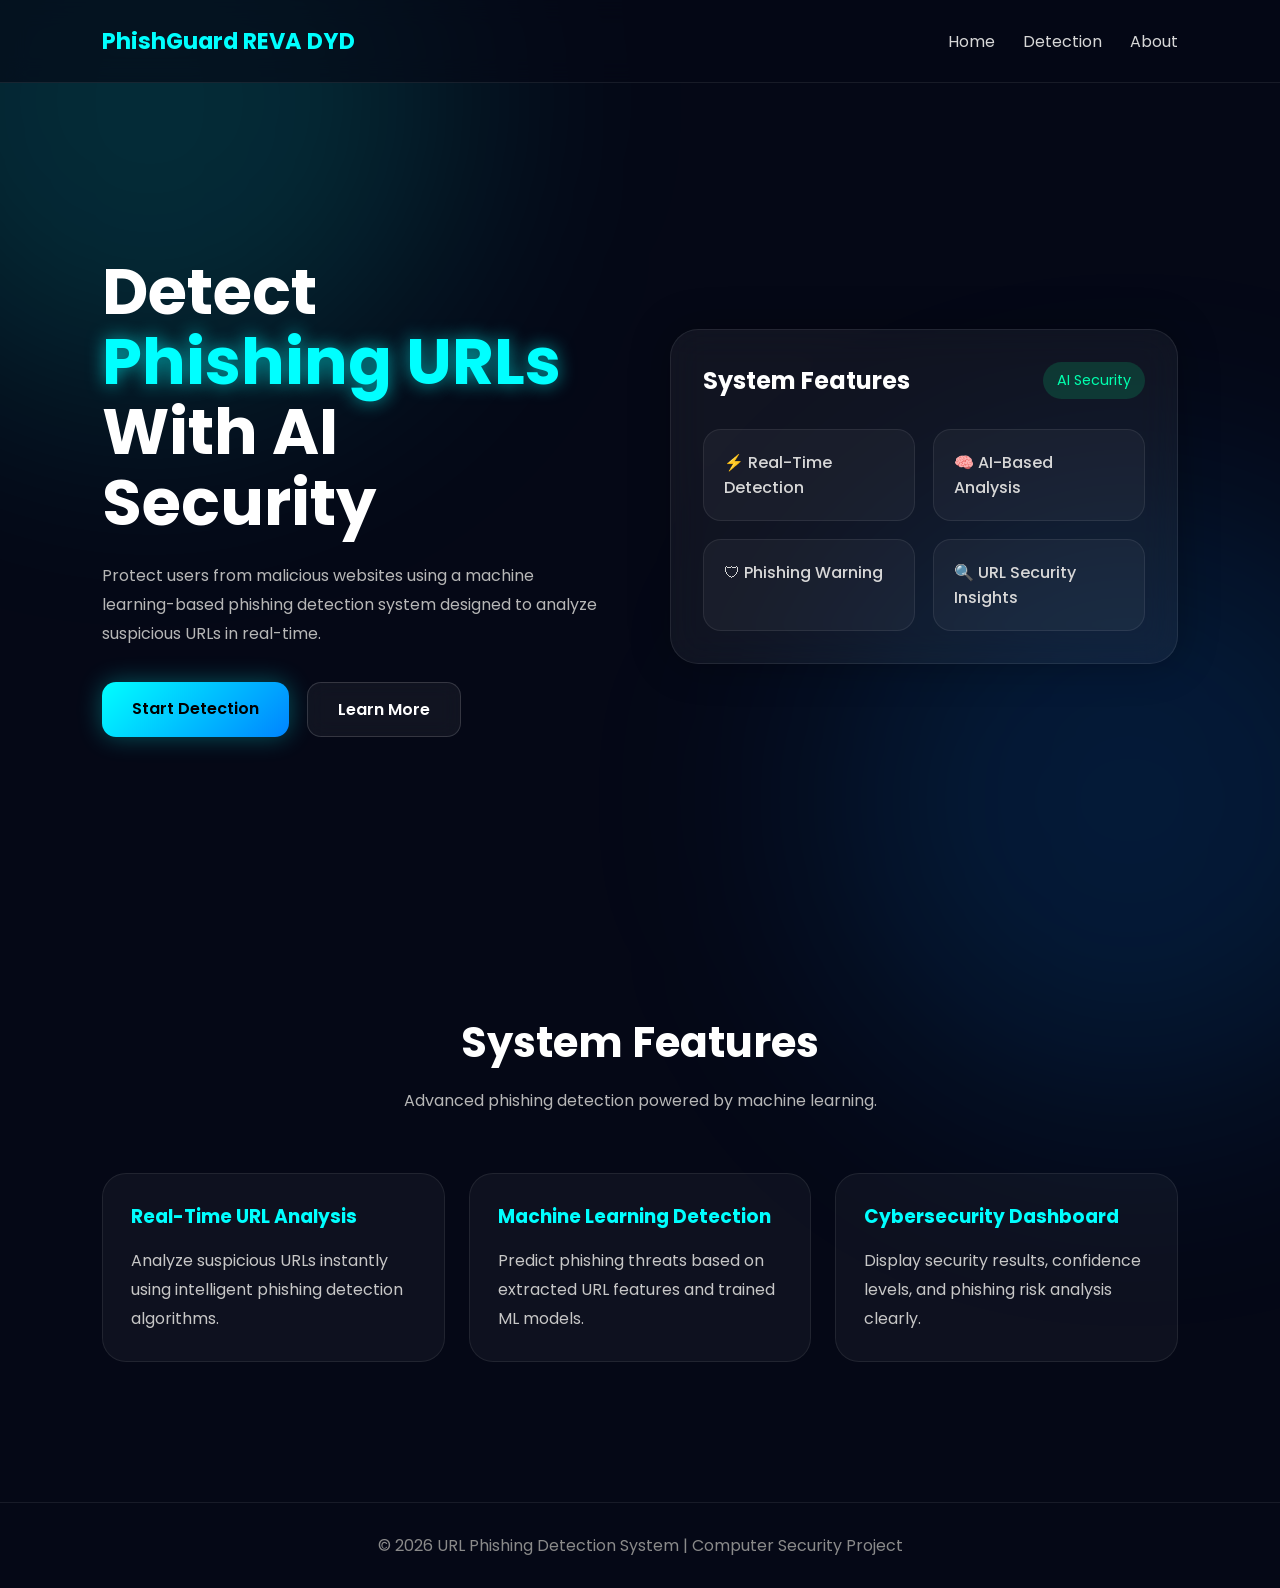
<file: frontend/html/index.html>
<!DOCTYPE html>
<html lang="en">
<head>
  <meta charset="UTF-8" />
  <meta name="viewport" content="width=device-width, initial-scale=1.0" />
  <title>URL Phishing Detection System</title>

  <link rel="preconnect" href="https://fonts.googleapis.com">
  <link rel="preconnect" href="https://fonts.gstatic.com" crossorigin>

  <link href="https://fonts.googleapis.com/css2?family=Poppins:wght@300;400;500;600;700&display=swap" rel="stylesheet">

  <link rel="stylesheet" href="../css/style.css">
</head>

<body>

  <div class="background-glow glow-1"></div>
  <div class="background-glow glow-2"></div>

  <nav>
    <div class="logo">PhishGuard REVA DYD</div>

    <div class="nav-links">
      <a href="index.html">Home</a>
      <a href="detection.html">Detection</a>
      <a href="about.html">About</a>
    </div>
  </nav>

  <section class="hero">

    <div class="hero-container">

      <div class="hero-text">
        <h1>
          Detect <span>Phishing URLs</span><br>
          With AI Security
        </h1>

        <p>
          Protect users from malicious websites using a machine learning-based phishing detection system designed to analyze suspicious URLs in real-time.
        </p>

        <div class="buttons">
          <a href="detection.html" class="btn-primary">
            Start Detection
          </a>

          <a href="about.html" class="btn-secondary">
            Learn More
          </a>
        </div>
      </div>

      <div class="hero-card">

    <div class="scan-header">

        <h2>System Features</h2>

        <div class="status">
            AI Security
        </div>

    </div>

    <div class="simple-features">

        <div class="simple-feature">
            ⚡ Real-Time Detection
        </div>

        <div class="simple-feature">
            🧠 AI-Based Analysis
        </div>

        <div class="simple-feature">
            🛡 Phishing Warning
        </div>

        <div class="simple-feature">
            🔍 URL Security Insights
        </div>

    </div>

</div>

  </section>

  <section class="features">

    <div class="section-title">
      <h2>System Features</h2>
      <p>Advanced phishing detection powered by machine learning.</p>
    </div>

    <div class="feature-grid">

      <div class="feature-box">
        <h3>Real-Time URL Analysis</h3>
        <p>
          Analyze suspicious URLs instantly using intelligent phishing detection algorithms.
        </p>
      </div>

      <div class="feature-box">
        <h3>Machine Learning Detection</h3>
        <p>
          Predict phishing threats based on extracted URL features and trained ML models.
        </p>
      </div>

      <div class="feature-box">
        <h3>Cybersecurity Dashboard</h3>
        <p>
          Display security results, confidence levels, and phishing risk analysis clearly.
        </p>
      </div>

    </div>

  </section>

  <footer>
    © 2026 URL Phishing Detection System | Computer Security Project
  </footer>

  <script src="../js/script.js"></script>

</body>
</html>
</file>
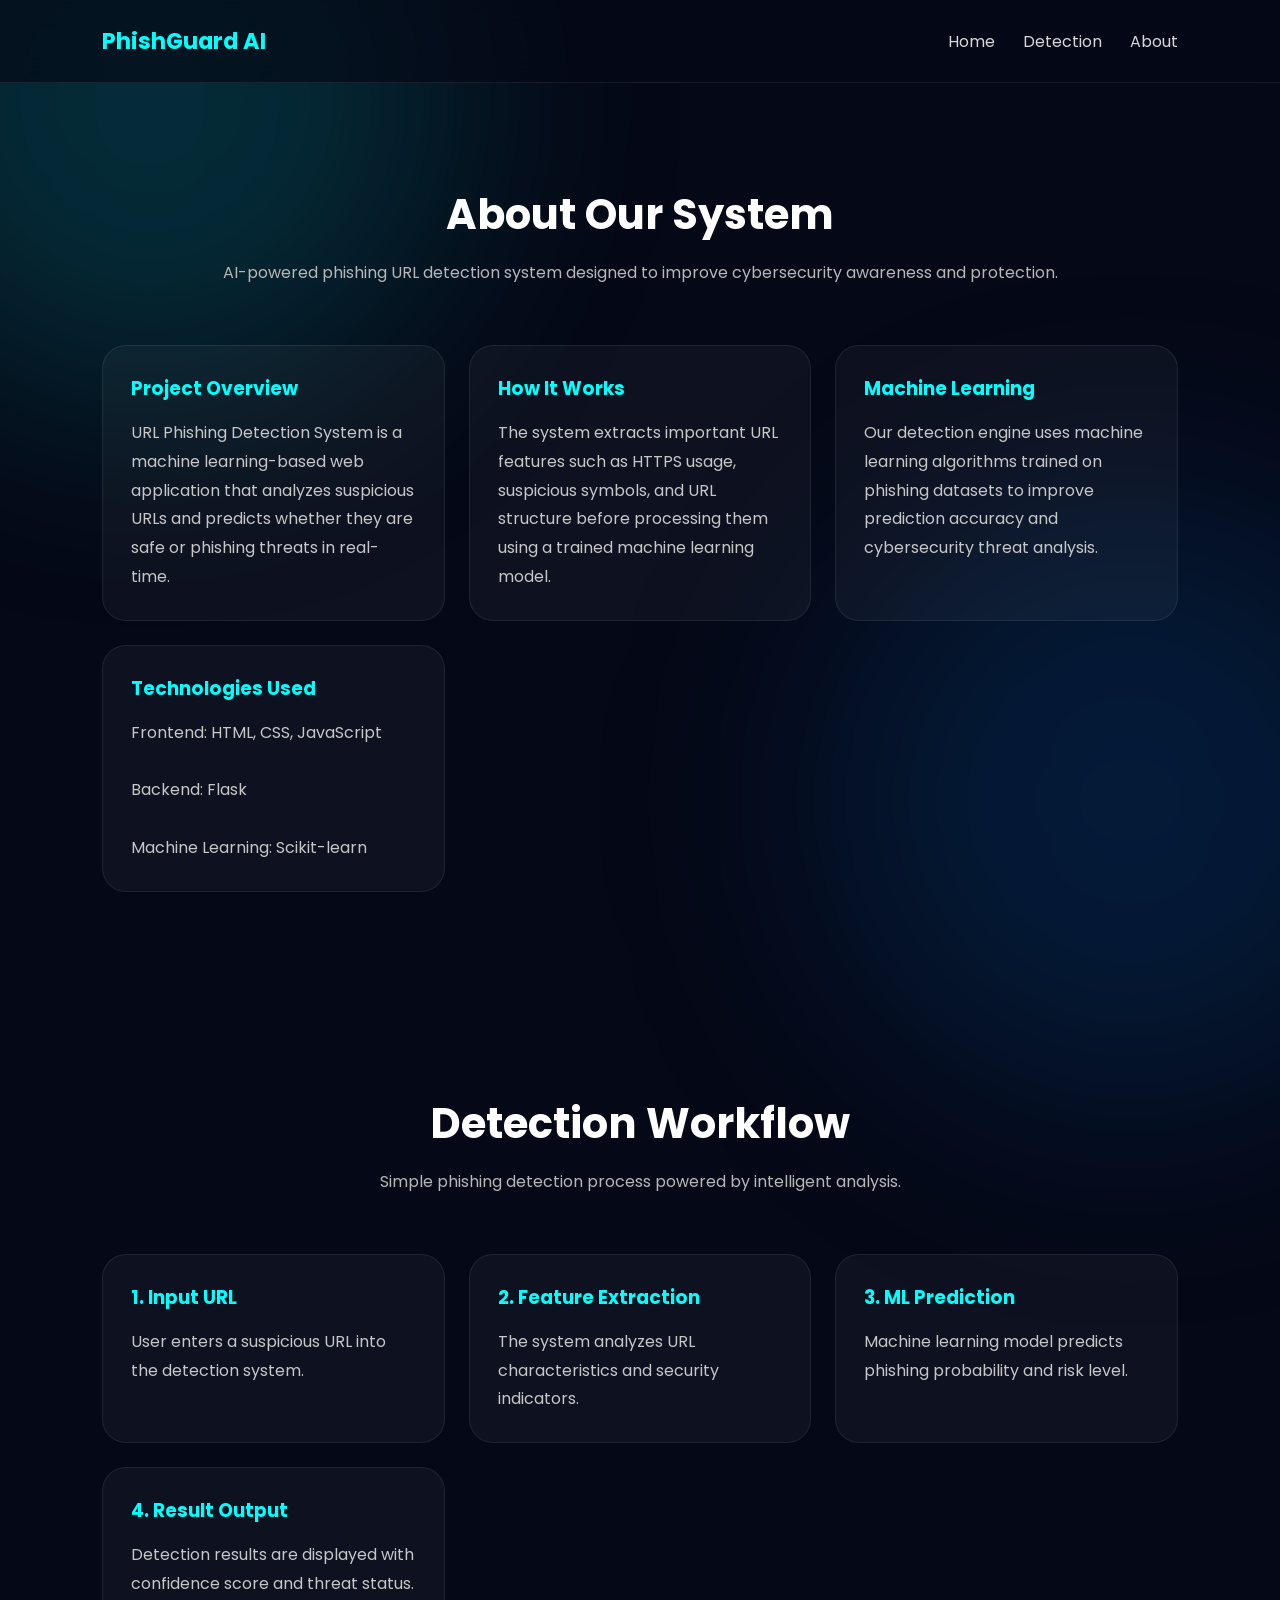
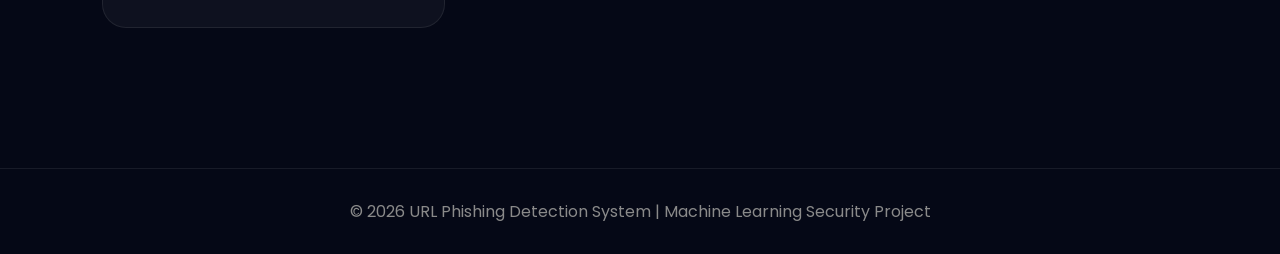
<file: frontend/html/about.html>
<!DOCTYPE html>
<html lang="en">
<head>
    <meta charset="UTF-8">
    <meta name="viewport" content="width=device-width, initial-scale=1.0">

    <title>About System</title>

    <link rel="stylesheet" href="../css/style.css">

    <link rel="preconnect" href="https://fonts.googleapis.com">
    <link rel="preconnect" href="https://fonts.gstatic.com" crossorigin>

    <link href="https://fonts.googleapis.com/css2?family=Poppins:wght@300;400;500;600;700&display=swap" rel="stylesheet">
</head>

<body>

    <div class="background-glow glow-1"></div>
    <div class="background-glow glow-2"></div>

    <nav>

        <div class="logo">
            PhishGuard AI
        </div>

        <div class="nav-links">
            <a href="index.html">Home</a>
            <a href="detection.html">Detection</a>
            <a href="about.html">About</a>
        </div>

    </nav>

    <section class="features">

        <div class="section-title">
            <h2>About Our System</h2>

            <p>
                AI-powered phishing URL detection system designed to improve cybersecurity awareness and protection.
            </p>
        </div>

        <div class="feature-grid">

            <div class="feature-box">

                <h3>Project Overview</h3>

                <p>
                    URL Phishing Detection System is a machine learning-based web application that analyzes suspicious URLs and predicts whether they are safe or phishing threats in real-time.
                </p>

            </div>

            <div class="feature-box">

                <h3>How It Works</h3>

                <p>
                    The system extracts important URL features such as HTTPS usage, suspicious symbols, and URL structure before processing them using a trained machine learning model.
                </p>

            </div>

            <div class="feature-box">

                <h3>Machine Learning</h3>

                <p>
                    Our detection engine uses machine learning algorithms trained on phishing datasets to improve prediction accuracy and cybersecurity threat analysis.
                </p>

            </div>

            <div class="feature-box">

                <h3>Technologies Used</h3>

                <p>
                    Frontend: HTML, CSS, JavaScript<br><br>
                    Backend: Flask<br><br>
                    Machine Learning: Scikit-learn
                </p>

            </div>

        </div>

    </section>

    <section class="features">

        <div class="section-title">
            <h2>Detection Workflow</h2>

            <p>
                Simple phishing detection process powered by intelligent analysis.
            </p>
        </div>

        <div class="feature-grid">

            <div class="feature-box">
                <h3>1. Input URL</h3>

                <p>
                    User enters a suspicious URL into the detection system.
                </p>
            </div>

            <div class="feature-box">
                <h3>2. Feature Extraction</h3>

                <p>
                    The system analyzes URL characteristics and security indicators.
                </p>
            </div>

            <div class="feature-box">
                <h3>3. ML Prediction</h3>

                <p>
                    Machine learning model predicts phishing probability and risk level.
                </p>
            </div>

            <div class="feature-box">
                <h3>4. Result Output</h3>

                <p>
                    Detection results are displayed with confidence score and threat status.
                </p>
            </div>

        </div>

    </section>

    <footer>
        © 2026 URL Phishing Detection System | Machine Learning Security Project
    </footer>

</body>
</html>
</file>
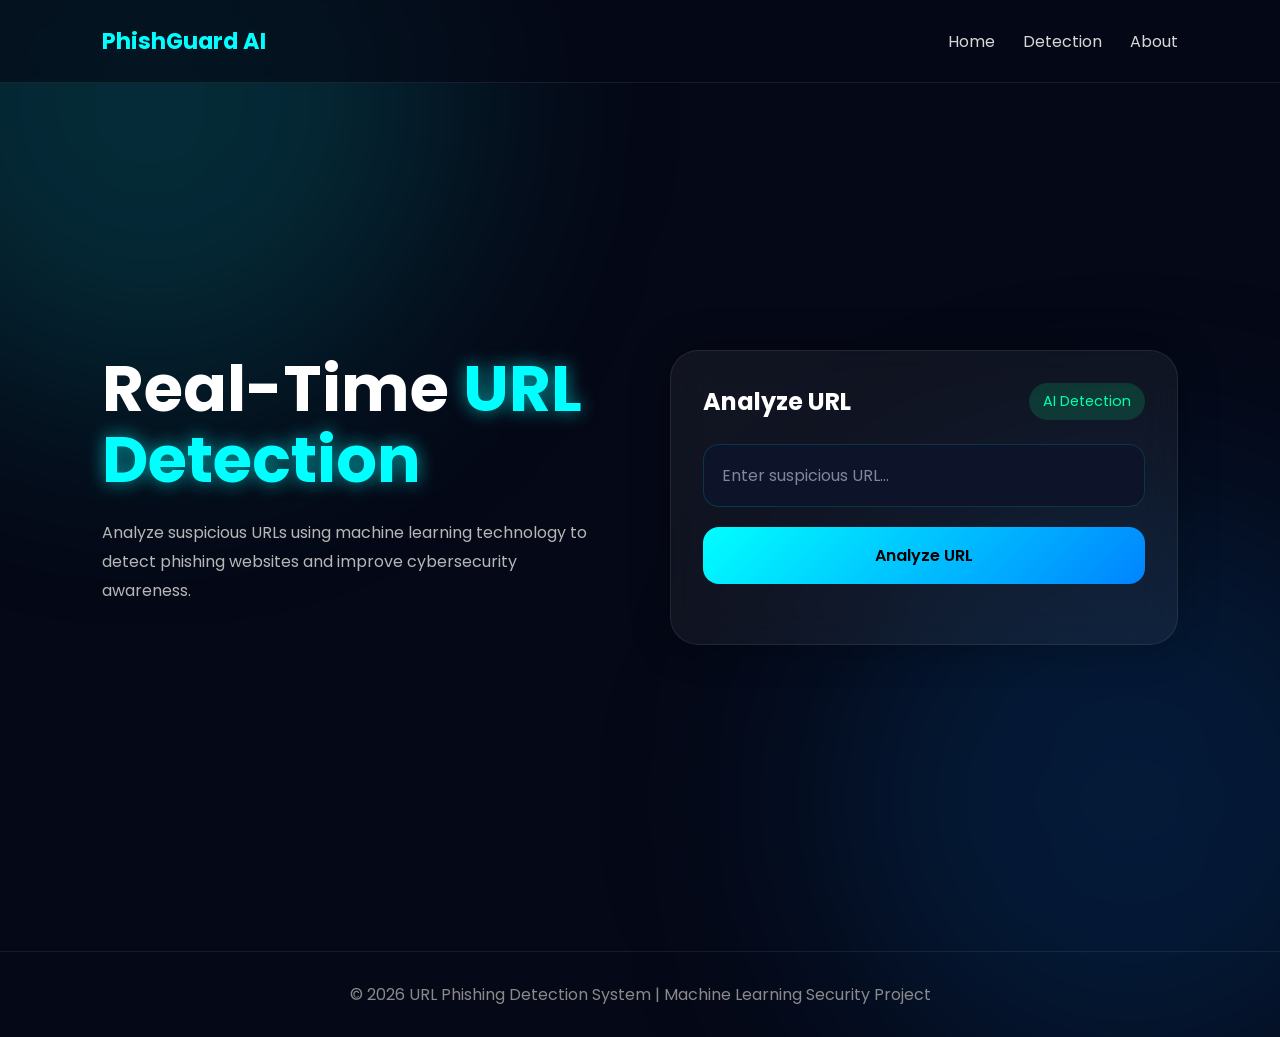
<file: frontend/html/detection.html>
<!DOCTYPE html>
<html lang="en">

<head>
    <meta charset="UTF-8">
    <meta name="viewport" content="width=device-width, initial-scale=1.0">

    <title>URL Detection</title>

    <link rel="stylesheet" href="../css/style.css">

    <link rel="preconnect" href="https://fonts.googleapis.com">
    <link rel="preconnect" href="https://fonts.gstatic.com" crossorigin>

    <link href="https://fonts.googleapis.com/css2?family=Poppins:wght@300;400;500;600;700&display=swap"
        rel="stylesheet">
</head>

<body>

    <div class="background-glow glow-1"></div>
    <div class="background-glow glow-2"></div>

    <nav>

        <div class="logo">
            PhishGuard AI
        </div>

        <div class="nav-links">
            <a href="index.html">Home</a>
            <a href="detection.html">Detection</a>
            <a href="about.html">About</a>
        </div>

    </nav>

    <section class="hero">

        <div class="hero-container">

            <div class="hero-text">

                <h1>
                    Real-Time <span>URL Detection</span>
                </h1>

                <p>
                    Analyze suspicious URLs using machine learning technology to detect phishing websites and improve cybersecurity awareness.
                </p>

            </div>

            <div class="hero-card">

                <div class="scan-header">
                    <h2>Analyze URL</h2>
                    <div class="status">AI Detection</div>
                </div>

                <input
                    type="text"
                    placeholder="Enter suspicious URL..."
                    class="url-input"
                    id="urlInput"
                >

                <button class="detect-btn" id="detectButton">
                    Analyze URL
                </button>

                <!-- Loading -->

                <div class="loading-box hidden" id="loadingBox">

                    <div class="loading-spinner"></div>

                    <p>
                        Analyzing URL...
                    </p>

                </div>

                <!-- Result -->

                <div class="scan-result hidden" id="resultBox">

                    <div class="warning-box" id="resultAlert">

                        ⚠ WARNING: This URL is detected as a phishing website and may contain malicious activity.

                    </div>

                    <div class="result-grid">

                        <div class="result-card">
                            <h3>Threat Level</h3>
                            <p id="threatLevel">-</p>
                        </div>

                        <div class="result-card">
                            <h3>Prediction</h3>
                            <p id="predictionText">-</p>
                        </div>

                        <div class="result-card">
                            <h3>Confidence</h3>
                            <p id="confidenceText">-</p>
                        </div>

                        <div class="result-card">
                            <h3>HTTPS Status</h3>
                            <p id="httpsStatus">-</p>
                        </div>
                        <div class="analysis-box">

        <h3>
            Analysis Explanation
        </h3>

        <p id="analysisText">

            This URL contains suspicious phishing characteristics.

        </p>

    </div>

                    </div>

                </div>

            </div>

        </div>

    </section>

    <section class="features hidden" id="indicatorSection">

        <div class="section-title">

            <h2>Suspicious Indicators</h2>

            <p>
                The system analyzes several suspicious URL characteristics commonly used in phishing attacks.
            </p>

        </div>

        <div class="feature-grid">

            <div class="feature-box">

                <h3>IP Address Usage</h3>

                <p>
                    URLs containing raw IP addresses instead of domain names are often associated with phishing websites.
                </p>

            </div>

            <div class="feature-box">

                <h3>Long URL Structure</h3>

                <p>
                    Extremely long URLs may be used to hide malicious domains and confuse users.
                </p>

            </div>

            <div class="feature-box">

                <h3>Excessive Symbols</h3>

                <p>
                    Suspicious symbols such as multiple hyphens, special characters, or unusual patterns may indicate phishing activity.
                </p>

            </div>

            <div class="feature-box">

                <h3>HTTPS & Security Check</h3>

                <p>
                    The system evaluates HTTPS usage and other security indicators to improve phishing detection accuracy.
                </p>

            </div>

        </div>

    </section>

    <footer>
        © 2026 URL Phishing Detection System | Machine Learning Security Project
    </footer>

    <script src="../js/script.js"></script>

</body>

</html>
</file>
<file: frontend/css/style.css>
/* =========================
   GLOBAL
========================= */

*{
    margin:0;
    padding:0;
    box-sizing:border-box;
    font-family:'Poppins',sans-serif;
}

body{
    background:#050816;
    color:white;
    overflow-x:hidden;
}

/* =========================
   BACKGROUND GLOW
========================= */

.background-glow{
    position:fixed;
    width:600px;
    height:600px;
    border-radius:50%;
    filter:blur(120px);
    z-index:-1;
    animation:floatGlow 8s ease-in-out infinite alternate;
}

.glow-1{
    top:-200px;
    left:-150px;
    background:rgba(0,255,255,0.15);
}

.glow-2{
    bottom:-200px;
    right:-150px;
    background:rgba(0,132,255,0.15);
}

@keyframes floatGlow{

    from{
        transform:translateY(0px);
    }

    to{
        transform:translateY(40px);
    }

}

/* =========================
   NAVBAR
========================= */

nav{
    width:100%;
    padding:24px 8%;
    display:flex;
    justify-content:space-between;
    align-items:center;
    position:sticky;
    top:0;
    z-index:1000;
    backdrop-filter:blur(12px);
    background:rgba(5,8,22,0.65);
    border-bottom:1px solid rgba(255,255,255,0.08);
}

.logo{
    font-size:1.4rem;
    font-weight:700;
    color:#00ffff;
}

.nav-links{
    display:flex;
    gap:28px;
}

.nav-links a{
    color:#d7d7d7;
    text-decoration:none;
    transition:0.3s ease;
}

.nav-links a:hover{
    color:#00ffff;
}

/* =========================
   HERO SECTION
========================= */

.hero{
    min-height:92vh;
    display:flex;
    justify-content:center;
    align-items:center;
    padding:0 8%;
}

.hero-container{
    width:100%;
    display:grid;
    grid-template-columns:repeat(auto-fit,minmax(320px,1fr));
    gap:60px;
    align-items:center;
}

.hero-text h1{
    font-size:4rem;
    line-height:1.1;
    margin-bottom:24px;
}

.hero-text span{
    color:#00ffff;
    text-shadow:0 0 18px rgba(0,255,255,0.6);
}

.hero-text p{
    color:#b7b7b7;
    line-height:1.8;
    max-width:550px;
    margin-bottom:34px;
}

/* =========================
   BUTTONS
========================= */

.buttons{
    display:flex;
    gap:18px;
    flex-wrap:wrap;
}

.btn-primary,
.btn-secondary{
    padding:14px 30px;
    border-radius:14px;
    text-decoration:none;
    font-weight:600;
    transition:0.3s ease;
}

.btn-primary{
    background:linear-gradient(135deg,#00ffff,#0084ff);
    color:black;
    box-shadow:0 0 25px rgba(0,255,255,0.3);
}

.btn-primary:hover{
    transform:translateY(-3px);
    box-shadow:0 0 35px rgba(0,255,255,0.5);
}

.btn-secondary{
    border:1px solid rgba(255,255,255,0.15);
    color:white;
    background:rgba(255,255,255,0.05);
    backdrop-filter:blur(10px);
}

.btn-secondary:hover{
    border-color:#00ffff;
    color:#00ffff;
}

/* =========================
   HERO CARD
========================= */

.hero-card{
    background:rgba(255,255,255,0.05);
    border:1px solid rgba(255,255,255,0.08);
    backdrop-filter:blur(18px);
    border-radius:28px;
    padding:32px;
    box-shadow:0 0 40px rgba(0,0,0,0.3);
}

.scan-header{
    display:flex;
    justify-content:space-between;
    align-items:center;
    margin-bottom:24px;
}

.status{
    background:rgba(0,255,140,0.15);
    color:#00ffae;
    padding:8px 14px;
    border-radius:999px;
    font-size:0.9rem;
}

/* =========================
   INPUT
========================= */

.url-input{
    width:100%;
    padding:18px;
    border-radius:16px;
    border:1px solid rgba(0,255,255,0.15);
    background:#0d1328;
    color:white;
    outline:none;
    margin-bottom:20px;
    font-size:1rem;
    transition:0.3s ease;
}

.url-input:focus{
    border-color:#00ffff;
    box-shadow:0 0 20px rgba(0,255,255,0.18);
}

.url-input::placeholder{
    color:#7f8899;
}

/* =========================
   DETECT BUTTON
========================= */

.detect-btn{
    width:100%;
    padding:16px;
    border:none;
    border-radius:16px;
    background:linear-gradient(135deg,#00ffff,#0084ff);
    color:black;
    font-size:1rem;
    font-weight:600;
    cursor:pointer;
    transition:0.3s ease;
    margin-bottom:28px;
}

.detect-btn:hover{
    transform:translateY(-3px);
    box-shadow:0 0 30px rgba(0,255,255,0.35);
}

.detect-btn:active{
    transform:scale(0.98);
}

/* =========================
   LOADING
========================= */

.hidden{
    display:none;
}

.loading-box{
    text-align:center;
    padding:35px 0;
}

.loading-spinner{
    width:65px;
    height:65px;
    border-radius:50%;
    margin:auto;
    border:5px solid rgba(255,255,255,0.08);
    border-top:5px solid #00ffff;
    animation:spin 1s linear infinite;
}

@keyframes spin{

    100%{
        transform:rotate(360deg);
    }

}

.loading-box p{
    margin-top:18px;
    color:#b7b7b7;
}

/* =========================
   RESULT SECTION
========================= */

.scan-result{
    width:100%;
    animation:fadeIn 0.5s ease;
}

@keyframes fadeIn{

    from{
        opacity:0;
        transform:translateY(15px);
    }

    to{
        opacity:1;
        transform:translateY(0);
    }

}

.result-grid{
    display:grid;
    grid-template-columns:repeat(2,1fr);
    gap:18px;
}

.result-card{
    background:rgba(255,255,255,0.04);
    border:1px solid rgba(255,255,255,0.08);
    border-radius:20px;
    padding:24px;
}

.result-card h3{
    font-size:0.95rem;
    color:#9ba3b4;
    margin-bottom:12px;
}

.result-card p{
    font-size:1.6rem;
    font-weight:600;
}

.safe{
    color:#00ffae;
}

.danger{
    color:#ff4f81;
}

/* =========================
   WARNING & SUCCESS
========================= */

.warning-box{
    background:rgba(255,79,129,0.10);
    border:1px solid rgba(255,79,129,0.28);
    color:#ff4f81;
    padding:18px 22px;
    border-radius:18px;
    margin-bottom:24px;
    line-height:1.8;
    font-size:0.95rem;
}

.success-box{
    background:rgba(0,255,174,0.10);
    border:1px solid rgba(0,255,174,0.28);
    color:#00ffae;
    padding:18px 22px;
    border-radius:18px;
    margin-bottom:24px;
    line-height:1.8;
    font-size:0.95rem;
}

/* =========================
   ANALYSIS BOX
========================= */

.analysis-box{
    grid-column: span 2;

    width:100%;
    margin-top:24px;
    padding:28px;
    border-radius:22px;
    background:rgba(255,255,255,0.04);
    border:1px solid rgba(255,255,255,0.08);
}

.analysis-box h3{
    color:#00ffff;
    margin-bottom:14px;
    font-size:1.2rem;
}

.analysis-box p{
    color:#c7c7c7;
    line-height:1.9;
}

/* =========================
   FEATURES SECTION
========================= */

.features{
    padding:100px 8%;
}

.section-title{
    text-align:center;
    margin-bottom:60px;
}

.section-title h2{
    font-size:2.6rem;
    margin-bottom:14px;
}

.section-title p{
    color:#b7b7b7;
}

.feature-grid{
    display:grid;
    grid-template-columns:repeat(auto-fit,minmax(260px,1fr));
    gap:24px;
}

.feature-box{
    background:rgba(255,255,255,0.04);
    border:1px solid rgba(255,255,255,0.08);
    border-radius:24px;
    padding:28px;
    transition:0.3s ease;
}

.feature-box:hover{
    transform:translateY(-8px);
    border-color:rgba(0,255,255,0.3);
    box-shadow:0 0 25px rgba(0,255,255,0.1);
}

.feature-box h3{
    margin-bottom:16px;
    color:#00ffff;
}

.feature-box p{
    color:#c7c7c7;
    line-height:1.8;
}

/* =========================
   FOOTER
========================= */

footer{
    text-align:center;
    padding:30px;
    color:#8a8a8a;
    border-top:1px solid rgba(255,255,255,0.08);
    margin-top:40px;
}

/* =========================
   RESPONSIVE
========================= */

@media(max-width:768px){

    .hero{
        padding-top:60px;
    }

    .hero-container{
        gap:40px;
    }

    .hero-text{
        text-align:center;
    }

    .hero-text h1{
        font-size:2.7rem;
    }

    .hero-text p{
        margin:auto;
        margin-bottom:30px;
    }

    .buttons{
        justify-content:center;
    }

    .hero-card{
        padding:24px;
    }

    .result-grid{
        grid-template-columns:1fr;
    }

    .feature-grid{
        grid-template-columns:1fr;
    }

    .nav-links{
        display:none;
    }

}

/* card */
.simple-features{
    display:grid;
    grid-template-columns:repeat(2,1fr);
    gap:18px;
    margin-top:30px;
}

.simple-feature{
    padding:20px;
    border-radius:18px;
    background:rgba(255,255,255,0.04);
    border:1px solid rgba(255,255,255,0.08);
    color:#d7d7d7;
    font-weight:500;
    transition:0.3s ease;
}

.simple-feature:hover{
    transform:translateY(-4px);
    border-color:rgba(0,255,255,0.3);
    color:#00ffff;
}
</file>
